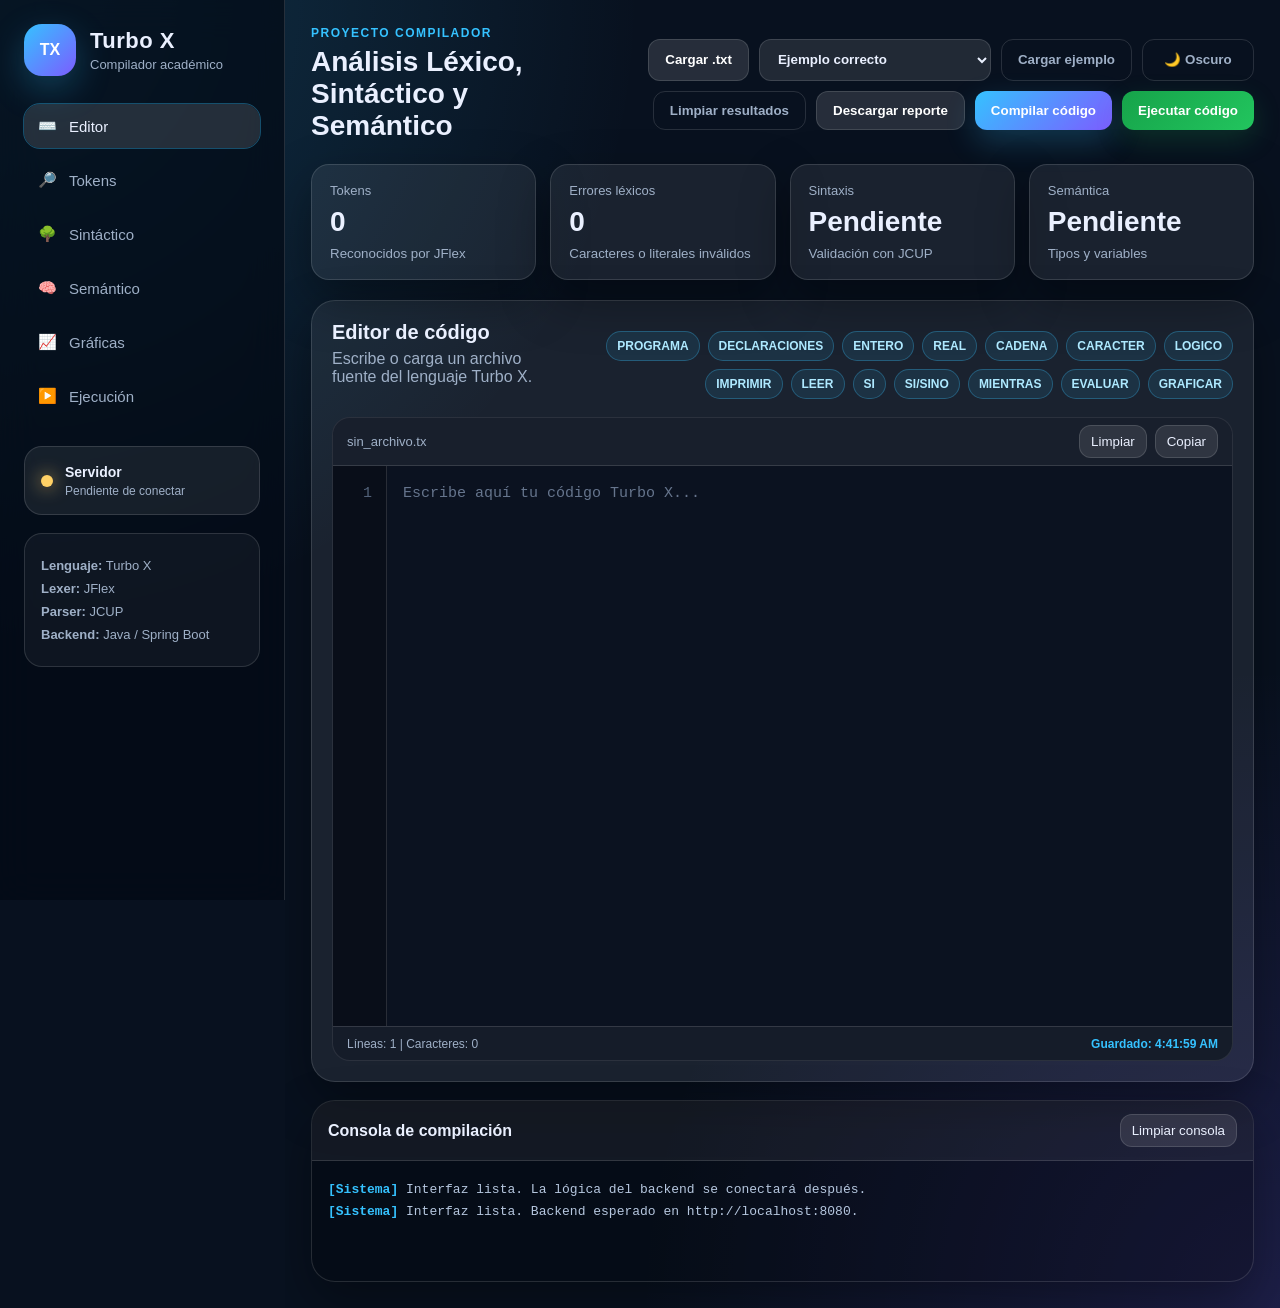
<file: CompiladoresProject/CompiladoresProject/index.html>
<!--
    ARCHIVO: index.html
    FUNCIÓN GENERAL:
    Este archivo define la estructura visual de la interfaz web del compilador Turbo X.
    Aquí se crean los paneles, botones, tablas, editor de código, consola, módulo de gráficas
    y terminal de ejecución. La lógica no se programa aquí, sino en script.js.
    El diseño visual se controla desde styles.css.
-->
<!DOCTYPE html>
<html lang="es">
<head>
    <!--
        HEAD:
        Contiene la configuración básica del documento HTML:
        - Codificación UTF-8 para aceptar tildes y caracteres especiales.
        - Configuración responsive para que la interfaz se adapte a pantallas.
        - Título de la pestaña del navegador.
        - Enlace al archivo CSS principal.
    -->
    <meta charset="UTF-8">
    <meta name="viewport" content="width=device-width, initial-scale=1.0">
    <title>Turbo X Compiler</title>
    <link rel="stylesheet" href="styles.css">
</head>
<body>

    <!--
        app-shell:
        Contenedor principal de toda la aplicación.
        Se divide en dos zonas principales:
        1. sidebar: menú lateral de navegación.
        2. main-content: área donde se muestran editor, resultados y consola.
    -->

    <div class="app-shell">

        <!--
            BARRA LATERAL:
            Muestra la identidad del proyecto, el menú de navegación por fases,
            el estado del servidor y un resumen técnico del compilador.
        -->
        <aside class="sidebar">
            <div class="brand">
                <div class="brand-icon">TX</div>
                <div>
                    <h1>Turbo X</h1>
                    <p>Compilador académico</p>
                </div>
            </div>

            <!--
                Menú de navegación:
                Cada botón tiene data-panel con el id del panel que debe mostrarse.
                script.js usa este atributo para ocultar/mostrar secciones.
            -->
            <nav class="menu">
                <button class="menu-item active" data-panel="editorPanel">
                    <span>⌨️</span>
                    Editor
                </button>
                <button class="menu-item" data-panel="tokensPanel">
                    <span>🔎</span>
                    Tokens
                </button>
                <button class="menu-item" data-panel="parserPanel">
                    <span>🌳</span>
                    Sintáctico
                </button>
                <button class="menu-item" data-panel="semanticPanel">
                    <span>🧠</span>
                    Semántico
                </button>
                <button class="menu-item" data-panel="graphPanel">
                    <span>📈</span>
                    Gráficas
                </button>
                <button class="menu-item" data-panel="executionPanel">
                    <span>▶️</span>
                    Ejecución
                </button>
            </nav>

            <!--
                Tarjeta de estado del servidor:
                El texto con id="serverStatus" se actualiza desde JavaScript
                para indicar si el backend está conectado, pendiente o con error.
            -->
            <div class="sidebar-card">
                <span class="status-dot"></span>
                <div>
                    <strong>Servidor</strong>
                    <p id="serverStatus">Pendiente de conectar</p>
                </div>
            </div>

            <div class="mini-info">
                <p><strong>Lenguaje:</strong> Turbo X</p>
                <p><strong>Lexer:</strong> JFlex</p>
                <p><strong>Parser:</strong> JCUP</p>
                <p><strong>Backend:</strong> Java / Spring Boot</p>
            </div>
        </aside>

        <!--
        CONTENIDO PRINCIPAL:
        Aquí vive toda la zona funcional de la aplicación:
        encabezado, métricas, editor, resultados por fase, gráficas,
        ejecución y consola general.
    -->
        <main class="main-content">

            <!--
            ENCABEZADO SUPERIOR:
            Contiene los controles principales de uso:
            cargar archivo, cargar ejemplos, cambiar tema, limpiar resultados,
            descargar reporte, compilar y ejecutar.
        -->
            <header class="topbar">
                <div>
                    <p class="eyebrow">Proyecto compilador</p>
                    <h2>Análisis Léxico, Sintáctico y Semántico</h2>
                </div>

                <div class="topbar-actions">
                    <!--
                    Input oculto para cargar archivos .txt.
                    El botón visible "Cargar .txt" activa este input desde script.js.
                -->
                    <input type="file" id="archivoTxt" accept=".txt" hidden>
                    <button class="btn secondary" id="btnArchivo" type="button">Cargar .txt</button>

                    <select id="selectorEjemplos" class="select-example" title="Seleccionar ejemplo de prueba">
                        <option value="correcto">Ejemplo correcto</option>
                        <option value="lexico">Error léxico</option>
                        <option value="sintactico">Error sintáctico</option>
                        <option value="semantico">Error semántico</option>
                        <option value="grafica">Gráfica cuadrática</option>
                        <option value="trigonometrica">Gráfica trigonométrica</option>
                        <option value="divisionCero">División entre cero</option>
                        <option value="potenciaDoble">Potencia con **</option>
                        <option value="realCadena">Error REAL + CADENA</option>
                        <option value="enteroCaracter">Error ENTERO + CARACTER</option>
                        <option value="recuperacionErrores">Recuperación sintáctica</option>
                        <option value="ejecucionLeer">Ejecución con LEER</option>
                    </select>

                    <button class="btn ghost" id="btnEjemplo" type="button">Cargar ejemplo</button>
                    <button class="btn ghost theme-toggle" id="btnTema" type="button">🌙 Oscuro</button>
                    <button class="btn ghost" id="btnLimpiarResultados" type="button">Limpiar resultados</button>
                    <button class="btn secondary" id="btnDescargarReporte" type="button">Descargar reporte</button>
                    <button class="btn primary" id="btnCompilar" type="button">Compilar código</button>
                    <button class="btn success" id="btnEjecutarCodigo" type="button">Ejecutar código</button>
                </div>
            </header>

            <!--
            TARJETAS DE RESUMEN:
            Muestran indicadores rápidos de la última compilación:
            tokens encontrados, errores léxicos, estado sintáctico y estado semántico.
            Estos valores se actualizan desde script.js.
        -->
            <section class="dashboard-grid">
                <article class="metric-card">
                    <span class="metric-label">Tokens</span>
                    <strong id="metricTokens">0</strong>
                    <small>Reconocidos por JFlex</small>
                </article>

                <article class="metric-card">
                    <span class="metric-label">Errores léxicos</span>
                    <strong id="metricLexErrors">0</strong>
                    <small>Caracteres o literales inválidos</small>
                </article>

                <article class="metric-card">
                    <span class="metric-label">Sintaxis</span>
                    <strong id="metricSintaxis">Pendiente</strong>
                    <small>Validación con JCUP</small>
                </article>

                <article class="metric-card">
                    <span class="metric-label">Semántica</span>
                    <strong id="metricSemantica">Pendiente</strong>
                    <small>Tipos y variables</small>
                </article>
            </section>

            <!--
            PANEL DE EDITOR:
            Es la sección donde el usuario escribe el código Turbo X.
            Incluye botones de snippets, numeración de líneas, resaltado de sintaxis,
            marcas visuales de error y autoguardado local.
        -->
            <section id="editorPanel" class="workspace-panel active-panel">
                <div class="panel-header">
                    <div>
                        <h3>Editor de código</h3>
                        <p>Escribe o carga un archivo fuente del lenguaje Turbo X.</p>
                    </div>

                    <!--
                        Botones rápidos o snippets:
                        Insertan estructuras comunes del lenguaje Turbo X en el editor.
                        Cada botón usa data-snippet para indicar qué fragmento insertar.
                    -->
                    <div class="chip-group snippet-actions editor-snippet-actions">
                        <button class="chip snippet-chip" type="button" data-snippet="programa">PROGRAMA</button>
                        <button class="chip snippet-chip" type="button" data-snippet="declaraciones">DECLARACIONES</button>
                        <button class="chip snippet-chip" type="button" data-snippet="entero">ENTERO</button>
                        <button class="chip snippet-chip" type="button" data-snippet="real">REAL</button>
                        <button class="chip snippet-chip" type="button" data-snippet="cadena">CADENA</button>
                        <button class="chip snippet-chip" type="button" data-snippet="caracter">CARACTER</button>
                        <button class="chip snippet-chip" type="button" data-snippet="logico">LOGICO</button>
                        <button class="chip snippet-chip" type="button" data-snippet="imprimir">IMPRIMIR</button>
                        <button class="chip snippet-chip" type="button" data-snippet="leer">LEER</button>
                        <button class="chip snippet-chip" type="button" data-snippet="si">SI</button>
                        <button class="chip snippet-chip" type="button" data-snippet="sino">SI/SINO</button>
                        <button class="chip snippet-chip" type="button" data-snippet="mientras">MIENTRAS</button>
                        <button class="chip snippet-chip" type="button" data-snippet="evaluar">EVALUAR</button>
                        <button class="chip snippet-chip" type="button" data-snippet="graficar">GRAFICAR</button>
                    </div>
                </div>

                <div class="editor-card">
                    <div class="editor-toolbar">
                        <span class="file-name" id="fileName">sin_archivo.tx</span>
                        <div class="editor-tools">
                            <button class="tool-btn" id="btnLimpiar">Limpiar</button>
                            <button class="tool-btn" id="btnCopiar">Copiar</button>
                        </div>
                    </div>

                    <!--
                        code-wrapper:
                        Une la columna de números de línea con el editor real.
                        La capa highlightLayer muestra colores; el textarea recibe la escritura.
                    -->
                    <div class="code-wrapper">
                        <div id="lineNumbers" class="line-numbers">1</div>

                        <div class="highlight-editor">
                            <!--
                            errorLineLayer: capa visual para pintar filas con errores o advertencias.
                            highlightLayer: capa de resaltado de sintaxis.
                            codigo: textarea transparente donde el usuario escribe realmente.
                        -->
                            <div id="errorLineLayer" class="error-line-layer" aria-hidden="true"></div>
                            <pre id="highlightLayer" class="highlight-layer" aria-hidden="true"></pre>
                            <textarea id="codigo" class="code-input" spellcheck="false" placeholder="Escribe aquí tu código Turbo X..."></textarea>
                        </div>
                    </div>

                    <div class="editor-statusbar">
                        <span id="editorStats">Líneas: 1 | Caracteres: 0</span>
                        <span id="autosaveStatus">Autoguardado activo</span>
                    </div>
                </div>
            </section>

            <!--
            PANEL DE TOKENS:
            Presenta en tabla la salida del análisis léxico generado por el backend.
            La tabla se llena dinámicamente desde renderTokens() en script.js.
        -->
            <section id="tokensPanel" class="workspace-panel">
                <div class="panel-header">
                    <div>
                        <h3>Tabla de tokens</h3>
                        <p>Vista preparada para mostrar el resultado del analizador léxico.</p>
                    </div>
                </div>

                <div class="table-card">
                    <table>
                        <thead>
                            <tr>
                                <th>#</th>
                                <th>Tipo token</th>
                                <th>Lexema</th>
                                <th>Línea</th>
                                <th>Columna</th>
                            </tr>
                        </thead>
                        <tbody id="tablaTokens">
                            <tr>
                                <td colspan="5" class="empty-row">Presiona “Compilar código” para visualizar los tokens.</td>
                            </tr>
                        </tbody>
                    </table>
                </div>
            </section>

            <!--
            PANEL SINTÁCTICO:
            Muestra si el parser JCUP aceptó o rechazó el código.
            También presenta una representación resumida del árbol sintáctico.
        -->
            <section id="parserPanel" class="workspace-panel">
                <div class="panel-header">
                    <div>
                        <h3>Análisis sintáctico</h3>
                        <p>Espacio diseñado para mostrar errores JCUP, reglas BNF aplicadas y AST.</p>
                    </div>
                </div>

                <div class="split-grid">
                    <article class="result-card">
                        <h4>Resultado del parser</h4>
                        <div id="parserStatus" class="result-box waiting">
                            Pendiente de implementar conexión con JCUP.
                        </div>
                    </article>

                    <article class="result-card">
                        <h4>Árbol sintáctico abstracto</h4>
                        <pre id="astOutput" class="code-output">AST pendiente...</pre>
                    </article>
                </div>
            </section>

            <!--
            PANEL SEMÁNTICO:
            Presenta la tabla de símbolos y los errores de tipos, variables no declaradas,
            duplicados u otras reglas semánticas detectadas por el backend.
        -->
            <section id="semanticPanel" class="workspace-panel">
                <div class="panel-header">
                    <div>
                        <h3>Análisis semántico</h3>
                        <p>Validación de declaración de variables, asignaciones y compatibilidad de tipos.</p>
                    </div>
                </div>

                <div class="split-grid">
                    <article class="result-card">
                        <h4>Tabla de símbolos</h4>
                        <table class="mini-table">
                            <thead>
                                <tr>
                                    <th>Variable</th>
                                    <th>Tipo</th>
                                    <th>Valor</th>
                                    <th>Estado</th>
                                </tr>
                            </thead>
                            <tbody id="tablaSimbolos">
                                <tr>
                                    <td colspan="4" class="empty-row">Sin datos semánticos todavía.</td>
                                </tr>
                            </tbody>
                        </table>
                    </article>

                    <article class="result-card">
                        <h4>Errores semánticos</h4>
                        <div id="semanticErrors" class="result-box waiting">
                            Pendiente de validar tipos con Java.
                        </div>
                    </article>
                </div>
            </section>

            <!--
            PANEL DE GRÁFICAS:
            Muestra la instrucción GRAFICAR detectada, la URL generada hacia Desmos
            y una vista previa interna usando Canvas.
        -->
            <section id="graphPanel" class="workspace-panel">
                <div class="panel-header">
                    <div>
                        <h3>Módulo de gráficas</h3>
                        <p>Diseñado para mostrar la función detectada y la URL generada para Desmos u otra herramienta.</p>
                    </div>
                </div>

                <div class="graph-layout">
                    <article class="result-card">
                        <h4>Función detectada</h4>
                        <div id="funcionDetectada" class="math-preview">f(x) = pendiente</div>
                    </article>

                    <article class="result-card">
                        <h4>URL generada</h4>
                        <div id="urlGrafica" class="url-box">No se ha generado una URL.</div>
                        <button class="btn secondary full-width" id="btnAbrirGrafica" disabled>Abrir gráfica</button>
                    </article>
                </div>
            
                <div id="graficaCanvasWrapper" class="graph-card canvas-visible-card">
                    <div class="graph-card-header">
                        <div>
                            <h3>Vista de la gráfica</h3>
                            <p>Representación interna en Canvas como vista previa adicional.</p>
                        </div>
                    </div>

                    <!-- Canvas donde script.js dibuja una vista previa de la función matemática. -->
                    <canvas id="graficaCanvas"></canvas>
                    <p id="graficaAyuda">Gráfica pendiente. Compila un programa con GRAFICAR para visualizarla.</p>
                </div>
</section>

            
            <!--
            PANEL DE EJECUCIÓN:
            Funciona como una terminal interactiva para ejecutar programas Turbo X.
            Permite capturar entradas cuando el programa usa LEER().
        -->
            <section id="executionPanel" class="workspace-panel">
                <div class="panel-header">
                    <div>
                        <h3>Ejecución del programa</h3>
                        <p>Terminal interactiva para ejecutar IMPRIMIR, LEER, asignaciones, SI, MIENTRAS y EVALUAR.</p>
                    </div>

                    <div class="chip-group">
                        <span class="chip info-chip">IMPRIMIR</span>
                        <span class="chip info-chip">LEER interactivo</span>
                        <span class="chip info-chip">ENTER</span>
                        <span class="chip info-chip">Memoria</span>
                    </div>
                </div>

                <div class="terminal-layout">
                    <article class="result-card terminal-card">
                        <div class="execution-card-header">
                            <div>
                                <h4>Terminal Turbo X</h4>
                                <p>Cuando el programa ejecute LEER, escribe el dato en la línea de entrada y presiona Enter.</p>
                            </div>
                            <div class="execution-actions">
                                <button class="tool-btn" id="btnLimpiarEjecucion" type="button">Limpiar terminal</button>
                                <button class="btn success small" id="btnEjecutarPanel" type="button">Ejecutar</button>
                            </div>
                        </div>

                        <!--
                        entradaPrograma:
                        Campo oculto mantenido por compatibilidad con versiones anteriores.
                        La entrada activa ahora se realiza en terminalInput.
                    -->
                        <textarea id="entradaPrograma" class="runtime-input-hidden" spellcheck="false"></textarea>

                        <div class="terminal-window" id="terminalWindow">
                            <pre id="salidaPrograma" class="runtime-output terminal-output">Presiona “Ejecutar código” para iniciar la terminal.</pre>

                            <div id="terminalInputRow" class="terminal-input-row hidden">
                                <span class="terminal-prompt">&gt;</span>
                                <input id="terminalInput" class="terminal-input" type="text" autocomplete="off" spellcheck="false">
                                <span class="terminal-cursor"></span>
                            </div>
                        </div>

                        <div class="runtime-help terminal-help">
                            <strong>Ejemplo:</strong> si el código imprime <code>IMPRIMIR("ingrese su edad");</code> y luego ejecuta <code>LEER(edad);</code>, la terminal mostrará el mensaje, esperará el dato y continuará al presionar Enter.
                        </div>
                    </article>
                </div>

                <article class="result-card runtime-vars-card">
                    <h4>Memoria de variables al finalizar</h4>
                    <table class="mini-table">
                        <thead>
                            <tr>
                                <th>Variable</th>
                                <th>Tipo</th>
                                <th>Valor final</th>
                            </tr>
                        </thead>
                        <tbody id="tablaVariablesRuntime">
                            <tr>
                                <td colspan="3" class="empty-row">Sin ejecución todavía.</td>
                            </tr>
                        </tbody>
                    </table>
                </article>
            </section>

            <!--
            CONSOLA INFERIOR:
            Registra mensajes del sistema, fases ejecutadas, errores de conexión,
            resultados y acciones realizadas por el usuario.
        -->
            <section class="console-panel">
                <div class="console-header">
                    <h3>Consola de compilación</h3>
                    <button class="tool-btn" id="btnLimpiarConsola">Limpiar consola</button>
                </div>

                <div id="consola" class="console-body">
                    <p><span>[Sistema]</span> Interfaz lista. La lógica del backend se conectará después.</p>
                </div>
            </section>

        </main>
    </div>

    <!--
        script.js:
        Archivo que conecta los botones, consume el backend Spring Boot,
        actualiza tablas, dibuja gráficas y controla la terminal de ejecución.
    -->
    <script src="script.js"></script>
</body>
</html>
</file>
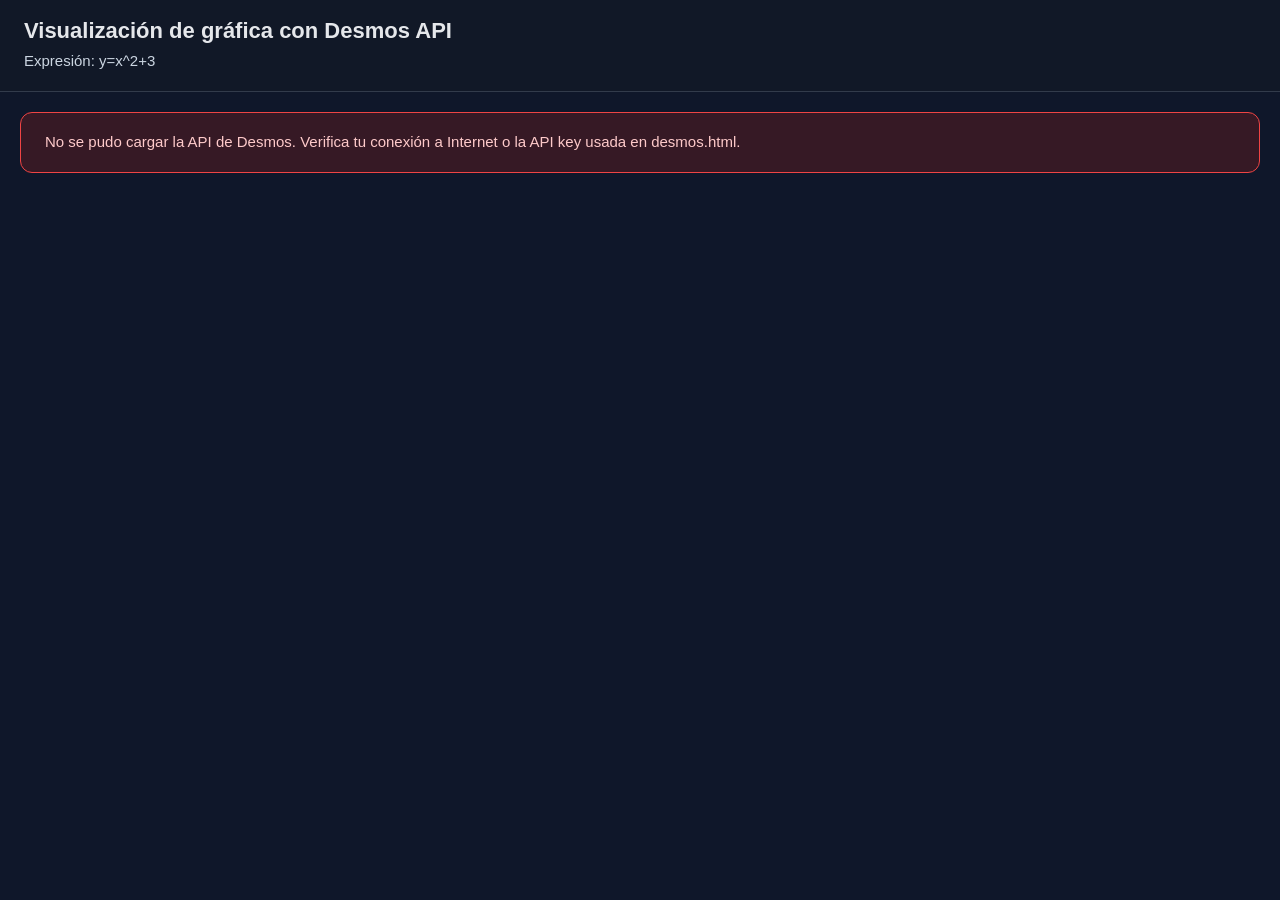
<file: ApiCompilador1/api-compilador/src/main/resources/static/desmos.html>
<!DOCTYPE html>
<html lang="es">
<head>
    <meta charset="UTF-8">
    <title>Gráfica Turbo X - Desmos API</title>

    <!--
        API de Desmos.
        Para pruebas académicas se usa una API key demo documentada por Desmos.
        Para producción, reemplazar por una API key propia de Desmos.
    -->
    <script src="https://www.desmos.com/api/v1.12/calculator.js?apiKey=dcb31709b452b1cf9dc26972add0fda6"></script>

    <style>
        * {
            box-sizing: border-box;
        }

        html,
        body {
            width: 100%;
            height: 100%;
            margin: 0;
            padding: 0;
            font-family: Arial, sans-serif;
            background: #0f172a;
            color: #e5e7eb;
            overflow: hidden;
        }

        header {
            height: 92px;
            padding: 18px 24px;
            background: #111827;
            border-bottom: 1px solid rgba(148, 163, 184, 0.25);
        }

        header h1 {
            margin: 0;
            font-size: 22px;
            font-weight: 700;
        }

        header p {
            margin: 8px 0 0 0;
            font-size: 15px;
            color: #cbd5e1;
        }

        #calculator {
            width: 100vw;
            height: calc(100vh - 92px);
            background: #ffffff;
        }

        #errorBox {
            display: none;
            padding: 18px 24px;
            margin: 20px;
            border-radius: 12px;
            border: 1px solid #ef4444;
            background: rgba(127, 29, 29, 0.35);
            color: #fecaca;
            font-size: 15px;
            line-height: 1.5;
        }
    </style>
</head>
<body>

<header>
    <h1>Visualización de gráfica con Desmos API</h1>
    <p id="expresionTexto">Cargando expresión...</p>
</header>

<div id="errorBox"></div>
<div id="calculator"></div>

<script>
    function obtenerParametro(nombre) {
        const params = new URLSearchParams(window.location.search);
        return params.get(nombre);
    }

    function mostrarError(mensaje) {
        const errorBox = document.getElementById("errorBox");
        const calculator = document.getElementById("calculator");

        errorBox.style.display = "block";
        errorBox.textContent = mensaje;
        calculator.style.display = "none";
    }

    function convertirTurboXALatex(expresion) {
        if (!expresion || expresion.trim() === "") {
            return "y=x^2+3";
        }

        let expr = expresion.trim();

        // Por si llega codificado con espacios como y=x+%5E...
        expr = expr.replace(/\s+/g, "");

        // Desmos acepta ^ como potencia.
        // Normalizamos ** por si en algún momento JavaScript lo envía así.
        expr = expr.replaceAll("**", "^");

        // Si por alguna razón llega solo x^2+3, le agregamos y=
        if (!expr.startsWith("y=") && !expr.startsWith("Y=")) {
            expr = "y=" + expr;
        }

        return expr;
    }

    window.addEventListener("load", function () {
        const expresionUrl = obtenerParametro("expr");
        const expresionLatex = convertirTurboXALatex(expresionUrl);

        document.getElementById("expresionTexto").textContent = "Expresión: " + expresionLatex;

        if (typeof Desmos === "undefined") {
            mostrarError(
                "No se pudo cargar la API de Desmos. Verifica tu conexión a Internet o la API key usada en desmos.html."
            );
            return;
        }

        try {
            const elemento = document.getElementById("calculator");

            const calculadora = Desmos.GraphingCalculator(elemento, {
                expressions: true,
                keypad: true,
                settingsMenu: true,
                zoomButtons: true,
                expressionsCollapsed: false
            });

            calculadora.setExpression({
                id: "grafica_turbo_x",
                latex: expresionLatex
            });

            calculadora.setMathBounds({
                left: -10,
                right: 10,
                bottom: -10,
                top: 20
            });

            // Forzamos el resize por si el navegador calcula tarde el tamaño del div.
            setTimeout(function () {
                calculadora.resize();
            }, 300);

        } catch (error) {
            mostrarError("Ocurrió un error al crear la calculadora Desmos: " + error.message);
        }
    });
</script>

</body>
</html>
</file>
<file: CompiladoresProject/CompiladoresProject/styles.css>
/*
   ARCHIVO: styles.css
   FUNCIÓN GENERAL:
   Define toda la apariencia visual del compilador Turbo X.
   Aquí se controlan colores, distribución, paneles, editor, tablas,
   consola, terminal, módulo de gráficas, tema claro/oscuro y diseño responsive.
*/

/*CONFIGURACIÓN DE COLORES - MODO CLARO*/

/* =========================================================
   TURBO X COMPILER UI
   Diseño visual preparado para conectar después con Java/Spring Boot
   ========================================================= */

/*
   Variables globales de diseño:
   Permiten reutilizar colores, sombras y radios en todo el sitio.
   Cambiar estos valores modifica gran parte del tema visual.
*/
:root {
    --bg-main: #08111f;
    --bg-secondary: #0d1b2e;
    --panel: rgba(255, 255, 255, 0.075);
    --panel-strong: rgba(255, 255, 255, 0.12);
    --border: rgba(255, 255, 255, 0.13);
    --text-main: #eaf0ff;
    --text-muted: #9fb0c7;
    --accent: #35c2ff;
    --accent-2: #7c5cff;
    --success: #42e39f;
    --warning: #ffd166;
    --danger: #ff6b6b;
    --code-bg: #0b1220;
    --shadow: 0 20px 50px rgba(0, 0, 0, 0.35);
    --radius-xl: 24px;
    --radius-lg: 18px;
    --radius-md: 12px;
}

/* box-sizing evita que padding y border aumenten el tamaño final de los elementos. */
* {
    box-sizing: border-box;
}

/*
   Estilos generales del documento:
   Define fondo, fuente principal y color base del texto.
*/
body {
    margin: 0;
    min-height: 100vh;
    font-family: "Segoe UI", Arial, sans-serif;
    color: var(--text-main);
    background:
        radial-gradient(circle at top left, rgba(53, 194, 255, 0.20), transparent 35%),
        radial-gradient(circle at bottom right, rgba(124, 92, 255, 0.18), transparent 35%),
        var(--bg-main);
}

button,
input,
textarea {
    font-family: inherit;
}

button {
    border: none;
}

/*
   Contenedor principal en dos columnas:
   barra lateral fija a la izquierda y contenido principal a la derecha.
*/
.app-shell {
    display: grid;
    grid-template-columns: 285px 1fr;
    min-height: 100vh;
}

/* =========================================================
   SIDEBAR
   ========================================================= */

/*
   Barra lateral:
   Permanece visible, contiene navegación y datos del servidor.
*/
.sidebar {
    padding: 24px;
    background: rgba(3, 10, 22, 0.72);
    border-right: 1px solid var(--border);
    backdrop-filter: blur(18px);
    position: sticky;
    top: 0;
    height: 100vh;
    overflow-y: auto;
}

.brand {
    display: flex;
    gap: 14px;
    align-items: center;
    margin-bottom: 28px;
}

.brand-icon {
    width: 52px;
    height: 52px;
    display: grid;
    place-items: center;
    border-radius: 18px;
    background: linear-gradient(135deg, var(--accent), var(--accent-2));
    font-weight: 800;
    color: #ffffff;
    box-shadow: 0 12px 35px rgba(53, 194, 255, 0.25);
}

.brand h1 {
    margin: 0;
    font-size: 22px;
    letter-spacing: 0.5px;
}

.brand p {
    margin: 3px 0 0;
    color: var(--text-muted);
    font-size: 13px;
}

.menu {
    display: grid;
    gap: 10px;
}

/* Botones del menú lateral que activan cada panel de trabajo. */
.menu-item {
    width: 100%;
    padding: 13px 14px;
    border-radius: 16px;
    display: flex;
    align-items: center;
    gap: 12px;
    color: var(--text-muted);
    background: transparent;
    cursor: pointer;
    text-align: left;
    font-size: 15px;
    transition: 0.2s ease;
}

.menu-item:hover,
.menu-item.active {
    background: var(--panel-strong);
    color: var(--text-main);
}

.menu-item.active {
    outline: 1px solid rgba(53, 194, 255, 0.35);
}

.sidebar-card {
    margin-top: 28px;
    padding: 16px;
    border-radius: 18px;
    background: var(--panel);
    border: 1px solid var(--border);
    display: flex;
    gap: 12px;
    align-items: center;
}

.status-dot {
    width: 12px;
    height: 12px;
    border-radius: 50%;
    background: var(--warning);
    box-shadow: 0 0 18px rgba(255, 209, 102, 0.8);
}

.sidebar-card strong {
    font-size: 14px;
}

.sidebar-card p {
    margin: 3px 0 0;
    color: var(--text-muted);
    font-size: 12px;
}

.mini-info {
    margin-top: 18px;
    padding: 16px;
    border-radius: 18px;
    background: rgba(255, 255, 255, 0.045);
    border: 1px solid var(--border);
}

.mini-info p {
    margin: 8px 0;
    color: var(--text-muted);
    font-size: 13px;
}

/* =========================================================
   MAIN CONTENT
   ========================================================= */

/* Área principal donde se muestran editor, resultados y consola. */
.main-content {
    padding: 26px;
    overflow: hidden;
}

/* Encabezado con título y acciones principales de la aplicación. */
.topbar {
    display: flex;
    align-items: center;
    justify-content: space-between;
    gap: 20px;
    margin-bottom: 22px;
}

.eyebrow {
    margin: 0 0 6px;
    color: var(--accent);
    text-transform: uppercase;
    letter-spacing: 1.5px;
    font-size: 12px;
    font-weight: 700;
}

.topbar h2 {
    margin: 0;
    font-size: 28px;
    font-weight: 700;
}

.topbar-actions {
    display: flex;
    flex-wrap: wrap;
    gap: 10px;
    justify-content: flex-end;
}

/* Botones generales reutilizados en toda la interfaz. */
.btn,
.tool-btn {
    cursor: pointer;
    border-radius: 12px;
    transition: 0.2s ease;
}

.btn {
    padding: 11px 16px;
    font-weight: 700;
    color: #ffffff;
}

.btn.primary {
    background: linear-gradient(135deg, var(--accent), var(--accent-2));
    box-shadow: 0 12px 30px rgba(53, 194, 255, 0.22);
}

.btn.secondary {
    background: rgba(255, 255, 255, 0.12);
    border: 1px solid var(--border);
}

.btn.ghost {
    background: transparent;
    border: 1px solid var(--border);
    color: var(--text-muted);
}

.btn:hover,
.tool-btn:hover {
    transform: translateY(-1px);
    filter: brightness(1.12);
}

.btn:disabled {
    opacity: 0.45;
    cursor: not-allowed;
    transform: none;
}

.full-width {
    width: 100%;
    margin-top: 12px;
}

/* =========================================================
   DASHBOARD
   ========================================================= */

/* Tarjetas de métricas: resumen rápido de tokens, errores y estados de análisis. */
.dashboard-grid {
    display: grid;
    grid-template-columns: repeat(4, minmax(0, 1fr));
    gap: 14px;
    margin-bottom: 20px;
}

.metric-card {
    padding: 18px;
    border-radius: var(--radius-lg);
    background: var(--panel);
    border: 1px solid var(--border);
    box-shadow: var(--shadow);
}

.metric-label {
    display: block;
    color: var(--text-muted);
    font-size: 13px;
    margin-bottom: 8px;
}

.metric-card strong {
    display: block;
    font-size: 28px;
}

.metric-card small {
    display: block;
    color: var(--text-muted);
    margin-top: 8px;
}

/* =========================================================
   WORKSPACE PANELS
   ========================================================= */

/*
   Paneles principales:
   Solo uno se muestra a la vez mediante la clase active-panel.
*/
.workspace-panel {
    display: none;
    padding: 20px;
    border-radius: var(--radius-xl);
    background: var(--panel);
    border: 1px solid var(--border);
    box-shadow: var(--shadow);
    margin-bottom: 18px;
}

.workspace-panel.active-panel {
    display: block;
}

.panel-header {
    display: flex;
    align-items: flex-start;
    justify-content: space-between;
    gap: 18px;
    margin-bottom: 18px;
}

.panel-header h3 {
    margin: 0;
    font-size: 20px;
}

.panel-header p {
    margin: 6px 0 0;
    color: var(--text-muted);
}

.chip-group {
    display: flex;
    gap: 8px;
    flex-wrap: wrap;
    justify-content: flex-end;
}

.chip {
    padding: 7px 10px;
    border-radius: 999px;
    background: rgba(53, 194, 255, 0.10);
    border: 1px solid rgba(53, 194, 255, 0.24);
    color: #aee9ff;
    font-size: 12px;
    font-weight: 700;
}

/* =========================================================
   EDITOR
   ========================================================= */

/* Contenedor visual del editor de código. */
.editor-card {
    border-radius: var(--radius-lg);
    overflow: hidden;
    border: 1px solid var(--border);
    background: var(--code-bg);
}

.editor-toolbar {
    height: 48px;
    padding: 0 14px;
    background: rgba(255, 255, 255, 0.055);
    border-bottom: 1px solid var(--border);
    display: flex;
    align-items: center;
    justify-content: space-between;
}

.file-name {
    color: var(--text-muted);
    font-size: 13px;
}

.editor-tools {
    display: flex;
    gap: 8px;
}

.tool-btn {
    padding: 8px 11px;
    background: rgba(255, 255, 255, 0.10);
    color: var(--text-main);
    border: 1px solid var(--border);
}

/*
   Une números de línea y área de edición.
   Algunas reglas posteriores ajustan su altura para mantener alineación exacta.
*/
.code-wrapper {
    display: grid;
    grid-template-columns: 58px 1fr;
    min-height: 440px;
    max-height: 520px;
}

/* Columna de números de línea sincronizada con el scroll del textarea. */
.line-numbers {
    padding: 16px 12px;
    color: #526179;
    background: rgba(0, 0, 0, 0.22);
    border-right: 1px solid var(--border);
    text-align: right;
    font-family: "Consolas", "Courier New", monospace;
    line-height: 1.55;
    user-select: none;
    overflow: hidden;
}

/* Textarea original del editor usado por compatibilidad con versiones iniciales. */
#codigo {
    width: 100%;
    min-height: 440px;
    max-height: 520px;
    padding: 16px;
    resize: vertical;
    border: none;
    outline: none;
    color: #dce7ff;
    background: transparent;
    font-family: "Consolas", "Courier New", monospace;
    font-size: 15px;
    line-height: 1.55;
    overflow: auto;
}

/* =========================================================
   TABLES
   ========================================================= */

/* Tarjetas que contienen tablas o resultados de análisis. */
.table-card,
.result-card {
    border-radius: var(--radius-lg);
    background: rgba(0, 0, 0, 0.18);
    border: 1px solid var(--border);
    overflow: hidden;
}

.table-card {
    max-height: 480px;
    overflow: auto;
}

table {
    width: 100%;
    border-collapse: collapse;
}

th {
    position: sticky;
    top: 0;
    z-index: 2;
    color: var(--text-main);
    background: rgba(13, 27, 46, 0.96);
    text-align: left;
    font-size: 13px;
    letter-spacing: 0.4px;
}

th,
td {
    padding: 12px;
    border-bottom: 1px solid var(--border);
}

td {
    color: var(--text-muted);
    font-size: 14px;
}

.empty-row {
    text-align: center;
    color: #73839d;
    padding: 26px;
}

.token-badge {
    display: inline-flex;
    padding: 5px 8px;
    border-radius: 999px;
    background: rgba(53, 194, 255, 0.11);
    color: #aee9ff;
    font-size: 12px;
    font-weight: 700;
}

/* =========================================================
   RESULTS
   ========================================================= */

.split-grid,
.graph-layout {
    display: grid;
    grid-template-columns: 1fr 1fr;
    gap: 16px;
}

.result-card {
    padding: 18px;
}

.result-card h4 {
    margin: 0 0 12px;
    font-size: 16px;
}

/* Cajas de mensajes usadas para estado sintáctico, semántico y errores. */
.result-box {
    padding: 16px;
    border-radius: 14px;
    min-height: 120px;
    border: 1px solid var(--border);
    color: var(--text-muted);
    background: rgba(255, 255, 255, 0.045);
}

.result-box.waiting {
    border-style: dashed;
}

.code-output {
    margin: 0;
    padding: 16px;
    min-height: 210px;
    overflow: auto;
    border-radius: 14px;
    background: var(--code-bg);
    color: #dce7ff;
    font-family: "Consolas", "Courier New", monospace;
}

.mini-table th {
    position: static;
}

.math-preview {
    padding: 28px 18px;
    border-radius: 18px;
    background: linear-gradient(135deg, rgba(53, 194, 255, 0.13), rgba(124, 92, 255, 0.13));
    border: 1px solid var(--border);
    font-size: 28px;
    font-family: "Cambria Math", "Times New Roman", serif;
    text-align: center;
}

.url-box {
    padding: 14px;
    min-height: 78px;
    border-radius: 14px;
    background: var(--code-bg);
    border: 1px solid var(--border);
    color: var(--text-muted);
    word-break: break-all;
}

/* =========================================================
   CONSOLE
   ========================================================= */

/* Consola inferior donde se muestran mensajes del sistema y fases ejecutadas. */
.console-panel {
    border-radius: var(--radius-xl);
    background: rgba(0, 0, 0, 0.26);
    border: 1px solid var(--border);
    box-shadow: var(--shadow);
    overflow: hidden;
}

.console-header {
    padding: 13px 16px;
    display: flex;
    justify-content: space-between;
    align-items: center;
    background: rgba(255, 255, 255, 0.055);
    border-bottom: 1px solid var(--border);
}

.console-header h3 {
    margin: 0;
    font-size: 16px;
}

.console-body {
    padding: 14px 16px;
    min-height: 120px;
    max-height: 190px;
    overflow: auto;
    font-family: "Consolas", "Courier New", monospace;
    font-size: 13px;
}

.console-body p {
    margin: 7px 0;
    color: #b6c7df;
}

.console-body span {
    color: var(--accent);
    font-weight: 700;
}

/* =========================================================
   RESPONSIVE
   ========================================================= */

/*
   Responsive para pantallas medianas:
   La barra lateral deja de ser columna fija y los paneles se acomodan en una sola columna.
*/
@media (max-width: 1100px) {
    .app-shell {
        grid-template-columns: 1fr;
    }

    .sidebar {
        position: relative;
        height: auto;
    }

    .menu {
        grid-template-columns: repeat(5, minmax(0, 1fr));
    }

    .dashboard-grid {
        grid-template-columns: repeat(2, minmax(0, 1fr));
    }

    .split-grid,
    .graph-layout {
        grid-template-columns: 1fr;
    }

    .topbar {
        align-items: flex-start;
        flex-direction: column;
    }
}

@media (max-width: 720px) {
    .main-content {
        padding: 16px;
    }

    .menu {
        grid-template-columns: 1fr;
    }

    .dashboard-grid {
        grid-template-columns: 1fr;
    }

    .topbar-actions {
        width: 100%;
    }

    .btn {
        width: 100%;
    }

    .code-wrapper {
        grid-template-columns: 46px 1fr;
    }

    .line-numbers {
        padding-left: 5px;
        padding-right: 7px;
    }
}

/* =========================================================
   EXTRA PARA RESULTADOS CORRECTOS / ERRORES
   Pegar al final de styles.css si no existe todavía.
   ========================================================= */

.success-box {
    border-color: rgba(66, 227, 159, 0.45) !important;
    background: rgba(66, 227, 159, 0.08) !important;
    color: #d8ffef !important;
}

.error-box {
    border-color: rgba(255, 107, 107, 0.45) !important;
    background: rgba(255, 107, 107, 0.08) !important;
    color: #ffdada !important;
}

.error-box ul {
    margin: 0;
    padding-left: 18px;
}

.token-error {
    background: rgba(255, 107, 107, 0.18) !important;
    color: #ffdada !important;
}


/* =========================================================
   TEMA CLARO / OSCURO
   ========================================================= */

.theme-toggle {
    min-width: 112px;
}

/*
   Tema claro:
   Sobrescribe las variables de :root para cambiar colores sin duplicar toda la interfaz.
*/
body.light-theme {
    --bg-main: #f8fafc;
    --bg-secondary: #eef2ff;
    --panel: rgba(255, 255, 255, 0.84);
    --panel-strong: rgba(37, 99, 235, 0.10);
    --border: rgba(100, 116, 139, 0.28);
    --text-main: #0f172a;
    --text-muted: #475569;
    --accent: #2563eb;
    --accent-2: #7c3aed;
    --code-bg: #ffffff;
    --shadow: 0 20px 45px rgba(15, 23, 42, 0.10);
    color: var(--text-main);
    background:
        radial-gradient(circle at top left, rgba(37, 99, 235, 0.10), transparent 35%),
        radial-gradient(circle at bottom right, rgba(124, 58, 237, 0.10), transparent 35%),
        linear-gradient(135deg, #f8fafc 0%, #eef2ff 52%, #e0f2fe 100%);
}

body.light-theme .sidebar {
    background: rgba(255, 255, 255, 0.82);
    border-right: 1px solid var(--border);
}

body.light-theme .main-content {
    color: var(--text-main);
}

body.light-theme .workspace-panel,
body.light-theme .metric-card,
body.light-theme .sidebar-card,
body.light-theme .mini-info,
body.light-theme .console-panel {
    background: rgba(255, 255, 255, 0.78);
    border-color: var(--border);
    box-shadow: var(--shadow);
}

body.light-theme .editor-card,
body.light-theme .table-card,
body.light-theme .result-card,
body.light-theme .url-box,
body.light-theme .code-output {
    background: #ffffff;
    border-color: var(--border);
}

body.light-theme .editor-toolbar,
body.light-theme .console-header {
    background: rgba(37, 99, 235, 0.06);
    border-color: var(--border);
}

body.light-theme th {
    background: #e2e8f0;
    color: #0f172a;
}

body.light-theme td,
body.light-theme .console-body p,
body.light-theme .file-name,
body.light-theme .metric-card small,
body.light-theme .metric-label,
body.light-theme .panel-header p,
body.light-theme .brand p,
body.light-theme .mini-info p,
body.light-theme .sidebar-card p {
    color: #475569;
}

body.light-theme .brand h1,
body.light-theme .topbar h2,
body.light-theme .panel-header h3,
body.light-theme .console-header h3,
body.light-theme .result-card h4,
body.light-theme .metric-card strong,
body.light-theme .sidebar-card strong {
    color: #0f172a;
}

body.light-theme .menu-item {
    color: #334155;
}

body.light-theme .menu-item:hover,
body.light-theme .menu-item.active {
    background: rgba(37, 99, 235, 0.10);
    color: #1d4ed8;
}

body.light-theme .btn.secondary,
body.light-theme .btn.ghost,
body.light-theme .tool-btn {
    background: #ffffff;
    color: #0f172a;
    border: 1px solid var(--border);
}

body.light-theme .btn.primary {
    color: #ffffff;
}

body.light-theme .line-numbers {
    background: #f1f5f9;
    color: #64748b;
    border-right: 1px solid var(--border);
}

body.light-theme .result-box {
    background: #f8fafc;
    color: #334155;
    border-color: var(--border);
}

body.light-theme .success-box {
    border-color: rgba(22, 163, 74, 0.45) !important;
    background: rgba(220, 252, 231, 0.82) !important;
    color: #14532d !important;
}

body.light-theme .error-box {
    border-color: rgba(220, 38, 38, 0.45) !important;
    background: rgba(254, 226, 226, 0.86) !important;
    color: #7f1d1d !important;
}

body.light-theme .math-preview {
    background: linear-gradient(135deg, rgba(37, 99, 235, 0.10), rgba(124, 58, 237, 0.10));
    color: #0f172a;
}

body.light-theme .chip {
    background: rgba(37, 99, 235, 0.10);
    border-color: rgba(37, 99, 235, 0.22);
    color: #1d4ed8;
}

/* =========================================================
   EDITOR CON RESALTADO DE SINTAXIS
   ========================================================= */

/*
   Editor con capas:
   Contiene la capa de resaltado y el textarea transparente donde se escribe.
*/
.highlight-editor {
    position: relative;
    min-height: 440px;
    max-height: 520px;
    overflow: hidden;
    background: transparent;
}

/*
   highlight-layer muestra el código coloreado.
   code-input recibe la escritura real y mantiene el cursor visible.
*/
.highlight-layer,
.code-input {
    position: absolute;
    inset: 0;
    width: 100%;
    min-height: 440px;
    max-height: 520px;
    margin: 0;
    padding: 16px;
    border: none;
    outline: none;
    font-family: "Consolas", "Courier New", monospace;
    font-size: 15px;
    line-height: 1.55;
    tab-size: 4;
    white-space: pre-wrap;
    overflow-wrap: break-word;
}

.highlight-layer {
    z-index: 1;
    overflow: hidden;
    pointer-events: none;
    color: #dce7ff;
    background: transparent;
}

.code-input {
    z-index: 2;
    resize: vertical;
    overflow: auto;
    background: transparent !important;
    color: transparent !important;
    caret-color: #eaf0ff;
    -webkit-text-fill-color: transparent;
}

.code-input::selection {
    background: rgba(53, 194, 255, 0.28);
}

.code-input::placeholder {
    color: #66758d;
    -webkit-text-fill-color: #66758d;
}

/* Resaltado en tema oscuro */
/* Colores para cada tipo visual del resaltado de sintaxis Turbo X. */
.syntax-keyword {
    color: #7dd3fc;
    font-weight: 800;
}

.syntax-type {
    color: #86efac;
    font-weight: 800;
}

.syntax-boolean {
    color: #fbbf24;
    font-weight: 800;
}

.syntax-function {
    color: #c084fc;
    font-weight: 800;
}

.syntax-identifier {
    color: #dce7ff;
}

.syntax-string {
    color: #fde68a;
}

.syntax-char {
    color: #fdba74;
}

.syntax-number {
    color: #67e8f9;
}

.syntax-comment {
    color: #64748b;
    font-style: italic;
}

.syntax-operator {
    color: #f0abfc;
    font-weight: 700;
}

/* Resaltado en tema claro */
body.light-theme .highlight-layer {
    color: #0f172a;
}

body.light-theme .code-input {
    caret-color: #1d4ed8;
}

body.light-theme .code-input::selection {
    background: rgba(37, 99, 235, 0.20);
}

body.light-theme .syntax-keyword {
    color: #1d4ed8;
}

body.light-theme .syntax-type {
    color: #047857;
}

body.light-theme .syntax-boolean {
    color: #b45309;
}

body.light-theme .syntax-function {
    color: #7c3aed;
}

body.light-theme .syntax-identifier {
    color: #0f172a;
}

body.light-theme .syntax-string {
    color: #a16207;
}

body.light-theme .syntax-char {
    color: #c2410c;
}

body.light-theme .syntax-number {
    color: #0891b2;
}

body.light-theme .syntax-comment {
    color: #64748b;
}

body.light-theme .syntax-operator {
    color: #be185d;
}



/* =========================================================
   MEJORAS UI: SELECTOR, REPORTE, AUTOGUARDADO
   ========================================================= */

.select-example {
    min-height: 42px;
    padding: 10px 14px;
    border-radius: 12px;
    border: 1px solid var(--border);
    background: rgba(255, 255, 255, 0.10);
    color: var(--text-main);
    font-weight: 700;
    outline: none;
    cursor: pointer;
    transition: 0.2s ease;
}

.select-example:hover,
.select-example:focus {
    filter: brightness(1.10);
    border-color: rgba(53, 194, 255, 0.45);
}

.select-example option {
    background: #0d1b2e;
    color: #eaf0ff;
}

.editor-statusbar {
    min-height: 38px;
    padding: 9px 14px;
    border-top: 1px solid var(--border);
    background: rgba(255, 255, 255, 0.045);
    display: flex;
    align-items: center;
    justify-content: space-between;
    gap: 14px;
    color: var(--text-muted);
    font-size: 12px;
}

#autosaveStatus {
    color: var(--accent);
    font-weight: 700;
}

body.light-theme .select-example {
    background: #ffffff;
    color: #0f172a;
    border-color: var(--border);
}

body.light-theme .select-example option {
    background: #ffffff;
    color: #0f172a;
}

body.light-theme .editor-statusbar {
    background: rgba(37, 99, 235, 0.05);
    border-color: var(--border);
    color: #475569;
}

body.light-theme #autosaveStatus {
    color: #2563eb;
}

@media (max-width: 720px) {
    .select-example {
        width: 100%;
    }

    .editor-statusbar {
        flex-direction: column;
        align-items: flex-start;
    }
}


/* =========================================================
   MARCADO DE LÍNEAS CON ERROR Y VALIDACIÓN EN VIVO
   ========================================================= */

/* Capa que pinta fondos en líneas con errores o advertencias. */
.error-line-layer {
    position: absolute;
    inset: 0;
    z-index: 0;
    overflow: hidden;
    pointer-events: none;
}

.highlight-layer {
    z-index: 1;
}

.code-input {
    z-index: 2;
}

.compile-error-line,
.live-warning-line {
    position: absolute;
    left: 0;
    right: 0;
    border-left: 4px solid transparent;
}

.compile-error-line {
    background: rgba(239, 68, 68, 0.20);
    border-left-color: #ef4444;
}

.live-warning-line {
    background: rgba(245, 158, 11, 0.16);
    border-left-color: #f59e0b;
}

.line-numbers span {
    display: inline-block;
    width: 100%;
    padding-right: 6px;
    border-radius: 8px;
}

.line-number-error {
    background: rgba(239, 68, 68, 0.25);
    color: #fecaca;
    font-weight: 800;
}

.line-number-warning {
    background: rgba(245, 158, 11, 0.22);
    color: #fde68a;
    font-weight: 800;
}

body.light-theme .compile-error-line {
    background: rgba(220, 38, 38, 0.16);
    border-left-color: #dc2626;
}

body.light-theme .live-warning-line {
    background: rgba(217, 119, 6, 0.16);
    border-left-color: #d97706;
}

body.light-theme .line-number-error {
    background: rgba(220, 38, 38, 0.18);
    color: #991b1b;
}

body.light-theme .line-number-warning {
    background: rgba(217, 119, 6, 0.18);
    color: #92400e;
}



/* =========================================================
   AJUSTE FINAL DE MARCADO DE LÍNEAS
   ========================================================= */

.error-line-layer {
    padding-top: 0;
}

.compile-error-line {
    background: rgba(239, 68, 68, 0.14);
    border-left-color: #ef4444;
}

.live-warning-line {
    background: rgba(245, 158, 11, 0.12);
    border-left-color: #f59e0b;
}

.line-number-error {
    background: rgba(239, 68, 68, 0.22);
    color: #fecaca;
    font-weight: 900;
}

.line-number-warning {
    background: rgba(245, 158, 11, 0.18);
    color: #fde68a;
    font-weight: 900;
}

body.light-theme .compile-error-line {
    background: rgba(220, 38, 38, 0.12);
}

body.light-theme .live-warning-line {
    background: rgba(217, 119, 6, 0.12);
}



/* =========================================================
   CORRECCIÓN FINAL DEL EDITOR
   - Alineación exacta entre número de línea y código
   - Scroll sincronizado
   - Barra inferior sin obstruir el código
   ========================================================= */

.code-wrapper {
    display: grid;
    grid-template-columns: 52px minmax(0, 1fr);
    min-height: 500px;
    max-height: 500px;
    overflow: hidden;
}

.line-numbers {
    height: 500px;
    min-height: 500px;
    max-height: 500px;
    padding: 16px 10px 16px 6px;
    line-height: 1.55;
    font-size: 15px;
    overflow: hidden;
    box-sizing: border-box;
}

.line-numbers span {
    display: block;
    height: 23.25px;
    line-height: 23.25px;
    padding-right: 6px;
    border-radius: 7px;
}

.highlight-editor {
    position: relative;
    height: 500px;
    min-height: 500px;
    max-height: 500px;
    overflow: hidden;
}

.highlight-layer,
.code-input {
    position: absolute;
    inset: 0;
    width: 100%;
    height: 500px;
    min-height: 500px;
    max-height: 500px;
    margin: 0;
    padding: 16px;
    border: none;
    outline: none;
    font-family: "Consolas", "Courier New", monospace;
    font-size: 15px;
    line-height: 23.25px;
    tab-size: 4;
    white-space: pre;
    overflow-wrap: normal;
    box-sizing: border-box;
}

.highlight-layer {
    overflow: hidden;
}

.code-input {
    overflow: auto;
    resize: none;
}

.error-line-layer {
    position: absolute;
    inset: 0;
    z-index: 0;
    overflow: hidden;
    pointer-events: none;
}

.compile-error-line,
.live-warning-line {
    position: absolute;
    left: 0;
    right: 0;
    height: 23.25px;
    border-left: 4px solid transparent;
}

.editor-statusbar {
    min-height: 34px;
    padding: 8px 14px;
    border-top: 1px solid var(--border);
    background: rgba(255, 255, 255, 0.045);
    display: flex;
    align-items: center;
    justify-content: space-between;
    gap: 14px;
    color: var(--text-muted);
    font-size: 12px;
    position: relative;
    z-index: 5;
}

.editor-card {
    overflow: hidden;
}

body.light-theme .editor-statusbar {
    background: rgba(37, 99, 235, 0.05);
}

/* Scrollbar del textarea para que no tape visualmente el código */
.code-input::-webkit-scrollbar {
    width: 11px;
    height: 11px;
}

.code-input::-webkit-scrollbar-track {
    background: rgba(15, 23, 42, 0.45);
}

.code-input::-webkit-scrollbar-thumb {
    background: rgba(148, 163, 184, 0.55);
    border-radius: 999px;
}

body.light-theme .code-input::-webkit-scrollbar-track {
    background: #e2e8f0;
}

body.light-theme .code-input::-webkit-scrollbar-thumb {
    background: #94a3b8;
}

/* =========================================================
   MEJORA VISUAL DEL MÓDULO DE GRÁFICAS
   ========================================================= */

.graph-layout {
    align-items: stretch;
}

.math-preview,
.url-box {
    border-radius: 18px;
}

.math-preview {
    min-height: 92px;
    display: flex;
    align-items: center;
    justify-content: center;
    padding: 22px 18px;
    background:
        radial-gradient(circle at top left, rgba(53, 194, 255, 0.18), transparent 38%),
        linear-gradient(135deg, rgba(53, 194, 255, 0.16), rgba(124, 92, 255, 0.16));
    border: 1px solid rgba(53, 194, 255, 0.22);
    font-size: 27px;
    color: #eaf0ff;
    box-shadow: inset 0 0 30px rgba(53, 194, 255, 0.05);
}

.url-box {
    min-height: 74px;
    display: flex;
    align-items: center;
    padding: 14px 16px;
    background: rgba(2, 6, 23, 0.58);
    color: #bfdbfe;
    font-family: "Consolas", "Courier New", monospace;
    line-height: 1.45;
}

#btnAbrirGrafica {
    width: 100%;
    margin-top: 10px;
}

/* Tarjeta contenedora de la vista previa de la gráfica en Canvas. */
.graph-card,
#graficaCanvasWrapper {
    margin-top: 18px;
    padding: 18px;
    border-radius: 22px;
    background: rgba(15, 23, 42, 0.76);
    border: 1px solid rgba(148, 163, 184, 0.22);
    box-shadow: 0 20px 50px rgba(0, 0, 0, 0.25);
}

.graph-card h3,
#graficaCanvasWrapper h3 {
    margin-bottom: 12px;
}

#graficaCanvas {
    width: 100%;
    height: 460px;
    border-radius: 16px;
    border: 1px solid rgba(148, 163, 184, 0.28);
    background: #ffffff;
    display: block;
}

#graficaAyuda {
    margin: 12px 0 0 0;
    padding: 10px 12px;
    border-radius: 12px;
    background: rgba(2, 6, 23, 0.38);
    color: #cbd5e1;
    font-size: 13px;
}

body.light-theme .math-preview {
    background:
        radial-gradient(circle at top left, rgba(37, 99, 235, 0.12), transparent 38%),
        linear-gradient(135deg, rgba(37, 99, 235, 0.10), rgba(124, 58, 237, 0.10));
    border-color: rgba(37, 99, 235, 0.20);
    color: #0f172a;
}

body.light-theme .url-box {
    background: #ffffff;
    color: #1d4ed8;
    border-color: rgba(148, 163, 184, 0.32);
}

body.light-theme .graph-card,
body.light-theme #graficaCanvasWrapper {
    background: rgba(255, 255, 255, 0.82);
    border-color: rgba(148, 163, 184, 0.30);
    box-shadow: 0 18px 45px rgba(15, 23, 42, 0.08);
}

body.light-theme #graficaAyuda {
    background: #f8fafc;
    color: #475569;
    border: 1px solid rgba(148, 163, 184, 0.25);
}

@media (max-width: 720px) {
    .code-wrapper,
    .line-numbers,
    .highlight-editor,
    .highlight-layer,
    .code-input {
        height: 390px;
        min-height: 390px;
        max-height: 390px;
    }

    #graficaCanvas {
        height: 340px;
    }
}


/* =========================================================
   FIX DEFINITIVO DEL EDITOR Y NUMERACIÓN
   ========================================================= */

/*
   El editor necesita tres capas:
   1. Números de línea con scroll interno sincronizado.
   2. Capa de resaltado con todo el contenido visible internamente.
   3. Textarea transparente que recibe la escritura.
*/

.code-wrapper {
    display: grid !important;
    grid-template-columns: 54px minmax(0, 1fr) !important;
    height: 560px !important;
    min-height: 560px !important;
    max-height: 560px !important;
    overflow: hidden !important;
}

.line-numbers {
    height: 560px !important;
    min-height: 560px !important;
    max-height: 560px !important;
    padding: 16px 8px 16px 6px !important;
    line-height: 23.25px !important;
    font-size: 15px !important;
    overflow: hidden !important;
    box-sizing: border-box !important;
    transform: none !important;
}

.line-numbers span {
    display: block !important;
    height: 23.25px !important;
    line-height: 23.25px !important;
    padding-right: 6px !important;
    border-radius: 7px !important;
    box-sizing: border-box !important;
}

.highlight-editor {
    position: relative !important;
    height: 560px !important;
    min-height: 560px !important;
    max-height: 560px !important;
    overflow: hidden !important;
    background: transparent !important;
}

.error-line-layer {
    position: absolute !important;
    inset: 0 !important;
    z-index: 0 !important;
    overflow: hidden !important;
    pointer-events: none !important;
}

.highlight-layer {
    position: absolute !important;
    top: 0 !important;
    left: 0 !important;
    right: auto !important;
    bottom: auto !important;
    z-index: 1 !important;
    width: max-content !important;
    min-width: 100% !important;
    height: auto !important;
    min-height: 100% !important;
    max-height: none !important;
    margin: 0 !important;
    padding: 16px !important;
    border: none !important;
    outline: none !important;
    overflow: visible !important;
    white-space: pre !important;
    overflow-wrap: normal !important;
    word-break: normal !important;
    box-sizing: border-box !important;
    font-family: "Consolas", "Courier New", monospace !important;
    font-size: 15px !important;
    line-height: 23.25px !important;
    tab-size: 4 !important;
    pointer-events: none !important;
}

.code-input {
    position: absolute !important;
    inset: 0 !important;
    z-index: 2 !important;
    width: 100% !important;
    height: 560px !important;
    min-height: 560px !important;
    max-height: 560px !important;
    margin: 0 !important;
    padding: 16px !important;
    border: none !important;
    outline: none !important;
    resize: none !important;
    overflow: auto !important;
    white-space: pre !important;
    overflow-wrap: normal !important;
    word-break: normal !important;
    box-sizing: border-box !important;
    font-family: "Consolas", "Courier New", monospace !important;
    font-size: 15px !important;
    line-height: 23.25px !important;
    tab-size: 4 !important;
    background: transparent !important;
    color: transparent !important;
    -webkit-text-fill-color: transparent !important;
    caret-color: #eaf0ff !important;
}

.editor-statusbar {
    position: relative !important;
    z-index: 4 !important;
    min-height: 34px !important;
    padding: 8px 14px !important;
    border-top: 1px solid var(--border) !important;
}

.compile-error-line,
.live-warning-line {
    position: absolute !important;
    left: 0 !important;
    right: 0 !important;
    height: 23.25px !important;
    border-left: 4px solid transparent !important;
}

body.light-theme .code-input {
    caret-color: #1d4ed8 !important;
}

/* Ajuste responsive del editor */
@media (max-width: 720px) {
    .code-wrapper,
    .line-numbers,
    .highlight-editor,
    .code-input {
        height: 430px !important;
        min-height: 430px !important;
        max-height: 430px !important;
    }
}

/* =========================================================
   FIX VISUAL DE GRÁFICAS RESPONSIVE
   ========================================================= */

.graph-card,
#graficaCanvasWrapper {
    overflow: hidden !important;
}

#graficaCanvas {
    width: 100% !important;
    max-width: 1120px !important;
    height: 420px !important;
    display: block !important;
    margin: 0 auto !important;
    border-radius: 16px !important;
    background: #ffffff !important;
}

#graficaAyuda {
    max-width: 1120px !important;
    margin: 12px auto 0 auto !important;
}

@media (min-width: 1400px) {
    #graficaCanvas {
        max-width: 1180px !important;
        height: 430px !important;
    }
}

@media (max-width: 720px) {
    #graficaCanvas {
        height: 330px !important;
    }
}


/* =========================================================
   FIX: VISUALIZACIÓN INTERNA DE GRÁFICA
   ========================================================= */

.canvas-visible-card,
#graficaCanvasWrapper,
.graph-card {
    display: block !important;
    visibility: visible !important;
}

#graficaCanvasWrapper {
    margin-top: 18px !important;
    padding: 18px !important;
    border-radius: 22px !important;
    background: rgba(15, 23, 42, 0.76) !important;
    border: 1px solid rgba(148, 163, 184, 0.22) !important;
    box-shadow: 0 20px 50px rgba(0, 0, 0, 0.25) !important;
    overflow-x: auto !important;
    overflow-y: hidden !important;
}

.graph-card-header {
    display: flex;
    align-items: center;
    justify-content: space-between;
    gap: 14px;
    margin-bottom: 12px;
}

.graph-card-header h3 {
    margin: 0;
}

.graph-card-header p {
    margin: 4px 0 0 0;
    color: var(--text-muted);
    font-size: 13px;
}

#graficaCanvas {
    display: block !important;
    margin: 0 auto !important;
    height: 420px !important;
    max-height: 420px !important;
    border-radius: 16px !important;
    background: #ffffff !important;
    border: 1px solid rgba(148, 163, 184, 0.28) !important;
}

#graficaAyuda {
    max-width: 1160px !important;
    margin: 12px auto 0 auto !important;
    padding: 10px 12px !important;
    border-radius: 12px !important;
    background: rgba(2, 6, 23, 0.38) !important;
    color: #cbd5e1 !important;
    font-size: 13px !important;
}

body.light-theme #graficaCanvasWrapper {
    background: rgba(255, 255, 255, 0.82) !important;
    border-color: rgba(148, 163, 184, 0.30) !important;
    box-shadow: 0 18px 45px rgba(15, 23, 42, 0.08) !important;
}

body.light-theme #graficaAyuda {
    background: #f8fafc !important;
    color: #475569 !important;
    border: 1px solid rgba(148, 163, 184, 0.25) !important;
}

@media (max-width: 900px) {
    #graficaCanvas {
        height: 340px !important;
        max-height: 340px !important;
    }
}


/* =========================================================
   MÓDULO DE EJECUCIÓN
   ========================================================= */

.btn.success {
    background: linear-gradient(135deg, #16a34a, #22c55e);
    color: #ffffff;
    border-color: transparent;
    box-shadow: 0 10px 28px rgba(34, 197, 94, 0.18);
}

.btn.success:hover {
    transform: translateY(-1px);
    box-shadow: 0 14px 32px rgba(34, 197, 94, 0.24);
}

.btn.small {
    padding: 8px 12px;
    font-size: 13px;
}

.execution-grid {
    display: grid;
    grid-template-columns: minmax(300px, 0.85fr) minmax(420px, 1.15fr);
    gap: 16px;
    align-items: stretch;
}

.execution-card-header {
    display: flex;
    align-items: flex-start;
    justify-content: space-between;
    gap: 14px;
    margin-bottom: 12px;
}

.execution-card-header h4 {
    margin: 0;
}

.execution-card-header p {
    margin: 5px 0 0 0;
    color: var(--text-muted);
    font-size: 13px;
}

.execution-actions {
    display: flex;
    align-items: center;
    gap: 8px;
}

.runtime-input {
    width: 100%;
    min-height: 230px;
    resize: vertical;
    border: 1px solid var(--border);
    border-radius: 16px;
    padding: 14px;
    background: rgba(2, 6, 23, 0.56);
    color: var(--text-main);
    outline: none;
    font-family: "Consolas", "Courier New", monospace;
    font-size: 14px;
    line-height: 1.5;
}

.runtime-input:focus {
    border-color: rgba(53, 194, 255, 0.52);
    box-shadow: 0 0 0 3px rgba(53, 194, 255, 0.10);
}

.runtime-output {
    min-height: 300px;
    max-height: 460px;
    overflow: auto;
    margin: 0;
    border: 1px solid var(--border);
    border-radius: 16px;
    padding: 16px;
    background: rgba(2, 6, 23, 0.72);
    color: #dbeafe;
    font-family: "Consolas", "Courier New", monospace;
    font-size: 14px;
    line-height: 1.55;
    white-space: pre-wrap;
}

.runtime-help {
    margin-top: 12px;
    padding: 12px 14px;
    border-radius: 14px;
    background: rgba(53, 194, 255, 0.08);
    border: 1px solid rgba(53, 194, 255, 0.16);
    color: var(--text-muted);
    font-size: 13px;
    line-height: 1.45;
}

.runtime-vars-card {
    margin-top: 16px;
}

body.light-theme .btn.success {
    color: #ffffff;
}

body.light-theme .runtime-input,
body.light-theme .runtime-output {
    background: #ffffff;
    color: #0f172a;
    border-color: var(--border);
}

body.light-theme .runtime-help {
    background: rgba(37, 99, 235, 0.07);
    border-color: rgba(37, 99, 235, 0.16);
    color: #475569;
}

@media (max-width: 1100px) {
    .execution-grid {
        grid-template-columns: 1fr;
    }

    .execution-card-header {
        flex-direction: column;
    }
}


/* =========================================================
   TERMINAL INTERACTIVA TURBO X
   ========================================================= */

.terminal-layout {
    display: grid;
    grid-template-columns: 1fr;
    gap: 16px;
}

.terminal-card {
    min-height: 430px;
}

.runtime-input-hidden {
    display: none !important;
}

/* Ventana tipo consola para mostrar salida e ingresar datos con LEER(). */
.terminal-window {
    min-height: 310px;
    max-height: 440px;
    overflow: auto;
    border-radius: 16px;
    border: 1px solid rgba(148, 163, 184, 0.24);
    background: #050b16;
    padding: 18px;
    box-shadow: inset 0 0 24px rgba(0, 0, 0, 0.22);
}

.runtime-output.terminal-output {
    min-height: 230px;
    margin: 0;
    padding: 0;
    border: none;
    background: transparent;
    color: #e5e7eb;
    font-family: "Consolas", "Courier New", monospace;
    font-size: 15px;
    line-height: 1.55;
    white-space: pre-wrap;
}

.terminal-input-row {
    display: flex;
    align-items: center;
    gap: 8px;
    margin-top: 4px;
    font-family: "Consolas", "Courier New", monospace;
}

.terminal-input-row.hidden {
    display: none;
}

.terminal-prompt {
    color: #38bdf8;
    font-weight: 900;
    font-size: 16px;
}

.terminal-input {
    flex: 1;
    min-width: 120px;
    border: none;
    outline: none;
    background: transparent;
    color: #fef9c3;
    font-family: "Consolas", "Courier New", monospace;
    font-size: 15px;
    line-height: 1.55;
}

.terminal-input::placeholder {
    color: #64748b;
}

.terminal-cursor {
    width: 9px;
    height: 18px;
    background: #38bdf8;
    display: inline-block;
    animation: terminalBlink 1s steps(2, start) infinite;
}

@keyframes terminalBlink {
    0%, 45% {
        opacity: 1;
    }

    46%, 100% {
        opacity: 0;
    }
}

.terminal-help {
    margin-top: 14px;
}

.terminal-help code {
    color: #fde68a;
    background: rgba(255, 255, 255, 0.08);
    padding: 2px 5px;
    border-radius: 6px;
}

body.light-theme .terminal-window {
    background: #0f172a;
    border-color: rgba(15, 23, 42, 0.18);
}

body.light-theme .runtime-output.terminal-output {
    color: #e5e7eb;
}

body.light-theme .terminal-input {
    color: #fef9c3;
}



/* =========================================================
   BOTONES RÁPIDOS DEL EDITOR
   ========================================================= */

/* Botones rápidos que insertan estructuras del lenguaje en el editor. */
.snippet-chip {
    cursor: pointer;
    border: 1px solid rgba(56, 189, 248, 0.30);
    transition: all 0.2s ease;
    font-family: inherit;
}

.snippet-chip:hover {
    transform: translateY(-1px);
    border-color: rgba(56, 189, 248, 0.70);
    box-shadow: 0 8px 18px rgba(56, 189, 248, 0.14);
}

/* =========================================================
   AJUSTE TEMA CLARO - TERMINAL DE EJECUCIÓN
   ========================================================= */

body.light-theme .terminal-card,
body.light-theme .runtime-vars-card {
    background: rgba(255, 255, 255, 0.86) !important;
    color: #0f172a !important;
    border-color: rgba(148, 163, 184, 0.32) !important;
}

body.light-theme .terminal-card h4,
body.light-theme .runtime-vars-card h4,
body.light-theme .execution-card-header h4 {
    color: #0f172a !important;
}

body.light-theme .terminal-card p,
body.light-theme .execution-card-header p,
body.light-theme .terminal-help,
body.light-theme .runtime-help {
    color: #475569 !important;
}

body.light-theme .terminal-window {
    background: #0b1220 !important;
    border: 1px solid rgba(15, 23, 42, 0.28) !important;
    box-shadow: inset 0 0 28px rgba(0, 0, 0, 0.32) !important;
}

body.light-theme .runtime-output.terminal-output,
body.light-theme #salidaPrograma {
    color: #f8fafc !important;
    -webkit-text-fill-color: #f8fafc !important;
    opacity: 1 !important;
}

body.light-theme .terminal-input {
    color: #fef08a !important;
    -webkit-text-fill-color: #fef08a !important;
}

body.light-theme .terminal-prompt {
    color: #38bdf8 !important;
}

body.light-theme .terminal-cursor {
    background: #38bdf8 !important;
}

body.light-theme .terminal-help code {
    color: #92400e !important;
    background: rgba(251, 191, 36, 0.18) !important;
}

body.light-theme .chip {
    background: rgba(37, 99, 235, 0.10) !important;
    color: #1d4ed8 !important;
    border-color: rgba(37, 99, 235, 0.25) !important;
}

body.light-theme .snippet-chip:hover {
    border-color: rgba(37, 99, 235, 0.55) !important;
    box-shadow: 0 8px 18px rgba(37, 99, 235, 0.12) !important;
}



/* =========================================================
   SNIPPETS DEL EDITOR
   ========================================================= */

.editor-snippet-actions {
    margin-top: 10px;
    display: flex;
    flex-wrap: wrap;
    gap: 8px;
}

.snippet-chip {
    cursor: pointer;
    border: 1px solid rgba(56, 189, 248, 0.30);
    transition: all 0.2s ease;
    font-family: inherit;
}

.snippet-chip:hover {
    transform: translateY(-1px);
    border-color: rgba(56, 189, 248, 0.70);
    box-shadow: 0 8px 18px rgba(56, 189, 248, 0.14);
}

.info-chip {
    cursor: default;
    opacity: 0.85;
}

/* =========================================================
   TERMINAL DE EJECUCIÓN - CONTRASTE EN TEMA CLARO Y OSCURO
   ========================================================= */

/* La terminal siempre usa estilo consola oscuro para mantener legibilidad. */
.terminal-window,
body.light-theme .terminal-window {
    background: #050b16 !important;
    color: #f8fafc !important;
    border: 1px solid rgba(56, 189, 248, 0.20) !important;
    box-shadow: inset 0 0 28px rgba(0, 0, 0, 0.42) !important;
}

/* Pre de salida */
#salidaPrograma,
.runtime-output,
.runtime-output.terminal-output,
.terminal-output,
body.light-theme #salidaPrograma,
body.light-theme .runtime-output,
body.light-theme .runtime-output.terminal-output,
body.light-theme .terminal-output {
    background: transparent !important;
    color: #f8fafc !important;
    -webkit-text-fill-color: #f8fafc !important;
    opacity: 1 !important;
    text-shadow: none !important;
}

/* Todo elemento interno de la terminal conserva contraste */
.terminal-window *,
body.light-theme .terminal-window * {
    color: #f8fafc !important;
    -webkit-text-fill-color: #f8fafc !important;
    opacity: 1 !important;
}

/* Entrada interactiva */
.terminal-input,
body.light-theme .terminal-input {
    background: transparent !important;
    color: #fef08a !important;
    -webkit-text-fill-color: #fef08a !important;
    caret-color: #fef08a !important;
}

.terminal-prompt,
body.light-theme .terminal-prompt {
    color: #38bdf8 !important;
    -webkit-text-fill-color: #38bdf8 !important;
    font-weight: 900 !important;
}

.terminal-cursor,
body.light-theme .terminal-cursor {
    background: #38bdf8 !important;
}

body.light-theme .terminal-card,
body.light-theme .runtime-vars-card {
    background: rgba(255, 255, 255, 0.88) !important;
    color: #0f172a !important;
    border-color: rgba(148, 163, 184, 0.32) !important;
}

body.light-theme .terminal-card h4,
body.light-theme .runtime-vars-card h4,
body.light-theme .execution-card-header h4 {
    color: #0f172a !important;
}

body.light-theme .terminal-card p,
body.light-theme .execution-card-header p,
body.light-theme .terminal-help,
body.light-theme .runtime-help {
    color: #475569 !important;
}

body.light-theme .terminal-help code {
    color: #92400e !important;
    background: rgba(251, 191, 36, 0.18) !important;
    -webkit-text-fill-color: #92400e !important;
}

body.light-theme .chip {
    background: rgba(37, 99, 235, 0.10) !important;
    color: #1d4ed8 !important;
    border-color: rgba(37, 99, 235, 0.25) !important;
}

body.light-theme .snippet-chip:hover {
    border-color: rgba(37, 99, 235, 0.55) !important;
    box-shadow: 0 8px 18px rgba(37, 99, 235, 0.12) !important;
}



/* =========================================================
   SNIPPETS FUNCIONALES + GUÍAS DE INDENTACIÓN
   Versión combinada sobre styles.1.css funcional.
   ========================================================= */

.editor-snippet-actions {
    display: flex;
    flex-wrap: wrap;
    gap: 8px;
    justify-content: flex-end;
}

.snippet-chip {
    cursor: pointer !important;
    pointer-events: auto !important;
    user-select: none;
    border: 1px solid rgba(56, 189, 248, 0.30);
    transition: all 0.2s ease;
    font-family: inherit;
}

.snippet-chip:hover {
    transform: translateY(-1px);
    border-color: rgba(56, 189, 248, 0.70);
    box-shadow: 0 8px 18px rgba(56, 189, 248, 0.14);
}

.info-chip {
    cursor: default !important;
    opacity: 0.85;
}

/*
   La guía se dibuja dentro de la capa de resaltado.
   No es una capa encima del textarea, por eso no bloquea escritura ni botones.
*/
/* Guías verticales de indentación dibujadas dentro del resaltado del editor. */
.syntax-indent-guide {
    display: inline-block;
    width: 37.2px;
    height: 1em;
    border-left: 1px dotted rgba(125, 211, 252, 0.42);
    box-sizing: border-box;
    color: transparent;
}

body.light-theme .syntax-indent-guide {
    border-left-color: rgba(37, 99, 235, 0.36);
}

body.light-theme .snippet-chip:hover {
    border-color: rgba(37, 99, 235, 0.55) !important;
    box-shadow: 0 8px 18px rgba(37, 99, 235, 0.12) !important;
}

/* Terminal legible también en tema claro */
.terminal-window,
body.light-theme .terminal-window {
    background: #050b16 !important;
    color: #f8fafc !important;
    border: 1px solid rgba(56, 189, 248, 0.20) !important;
    box-shadow: inset 0 0 28px rgba(0, 0, 0, 0.42) !important;
}

#salidaPrograma,
.runtime-output,
.runtime-output.terminal-output,
.terminal-output,
body.light-theme #salidaPrograma,
body.light-theme .runtime-output,
body.light-theme .runtime-output.terminal-output,
body.light-theme .terminal-output {
    background: transparent !important;
    color: #f8fafc !important;
    -webkit-text-fill-color: #f8fafc !important;
    opacity: 1 !important;
    text-shadow: none !important;
}

.terminal-input,
body.light-theme .terminal-input {
    background: transparent !important;
    color: #fef08a !important;
    -webkit-text-fill-color: #fef08a !important;
    caret-color: #fef08a !important;
}

.terminal-prompt,
body.light-theme .terminal-prompt {
    color: #38bdf8 !important;
    -webkit-text-fill-color: #38bdf8 !important;
    font-weight: 900 !important;
}

.terminal-cursor,
body.light-theme .terminal-cursor {
    background: #38bdf8 !important;
}
</file>
